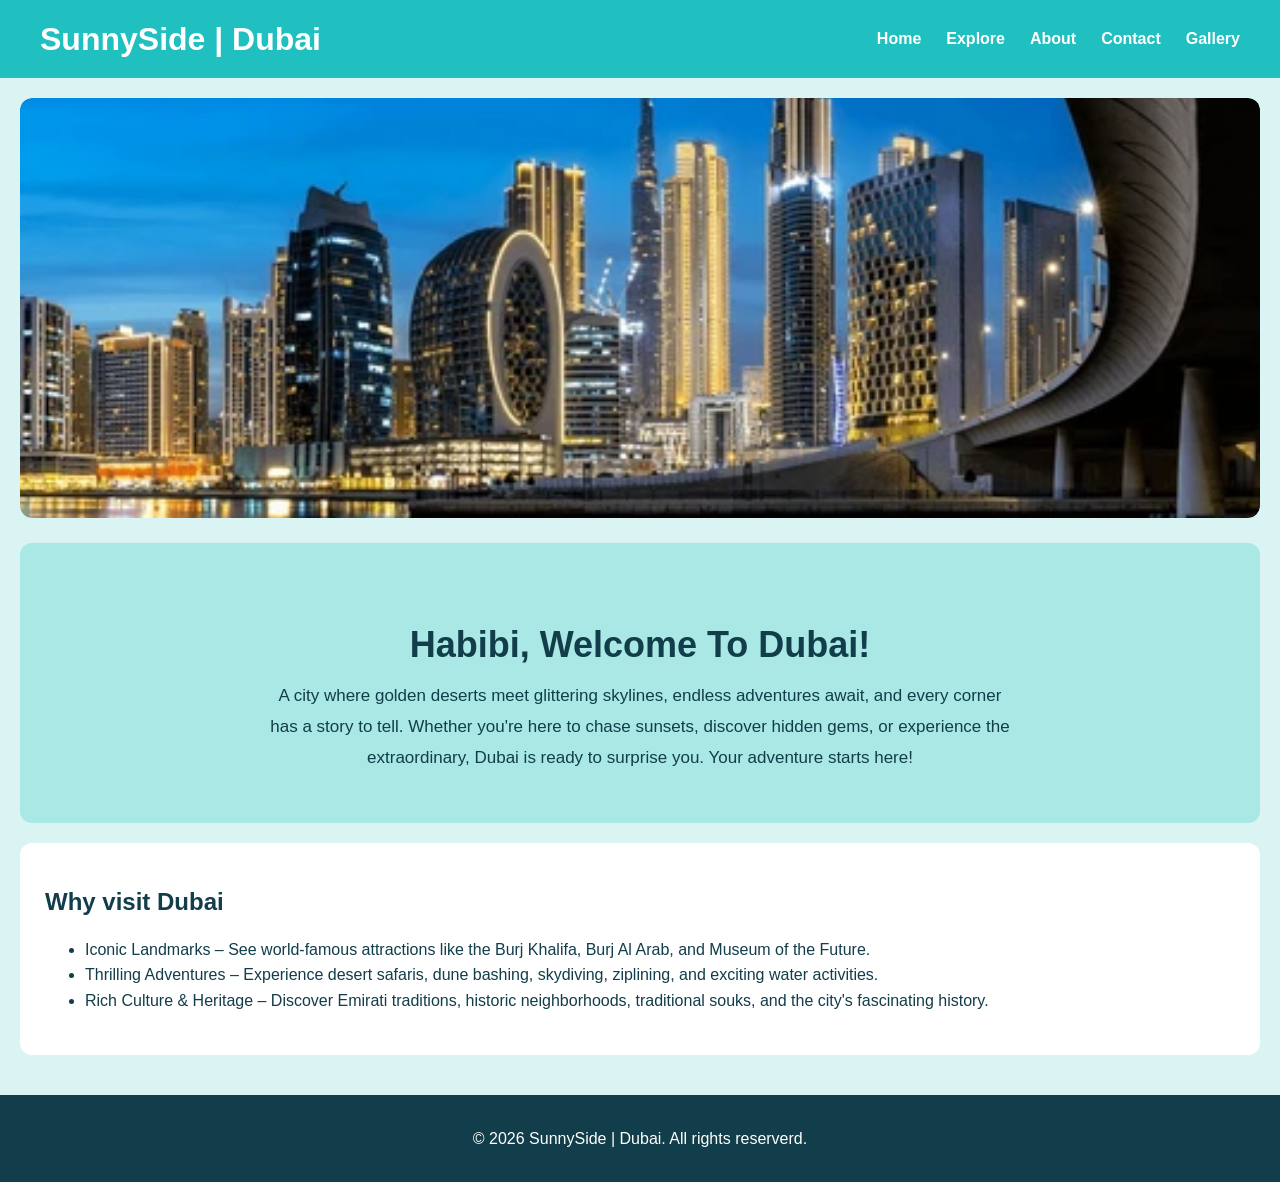
<file: index.html>
<!DOCTYPE html>
<html lang="en">

<head>
    <meta charset="UTF-8">
    <meta name="viewport" content="width=device-width, initial-scale=1.0">
    <title>SunnySide | Dubai</title>
    <link rel="stylesheet" href="css/style.css">
</head>

<body>

    <header>
        <h1>SunnySide | Dubai</h1>
        <nav>
            <a href="index.html">Home</a>
            <a href="explore.html">Explore</a>
            <a href="about.html">About</a>
            <a href="contact.html">Contact</a>
            <a href="gallery.html">Gallery</a>
        </nav>
    </header>

    <main>
        <section class="hero-banner">
            <img src="images/dubai-banner.jpeg" alt="Dubai Banner">
        </section>
        <section class="welcome">
            <h2> Habibi, Welcome To Dubai!</h2>
            <p>
                A city where golden deserts meet glittering skylines, endless adventures await, and every corner has a story to tell.
                 Whether you're here to chase sunsets, discover hidden gems, or experience the extraordinary, Dubai is ready to surprise you.
                  Your adventure starts here!
            </p>
        </section>
        <section class="Reason">
            <h2>Why visit Dubai</h2>
            
                <ul>
                    <li>
                        Iconic Landmarks – See world-famous attractions like the Burj Khalifa, Burj Al Arab, and Museum of the Future.
                    </li>
                    <li>
                        Thrilling Adventures – Experience desert safaris, dune bashing, skydiving, ziplining, and exciting water activities.
                    </li>
                    <li>
                        Rich Culture & Heritage – Discover Emirati traditions, historic neighborhoods, traditional souks, and the city's fascinating history.
                    </li>
                </ul>
        </section>
    </main>
    <footer>
        <p>&copy; 2026 SunnySide | Dubai. All rights reserverd.</p>
    </footer>
</body>
</html>
</file>
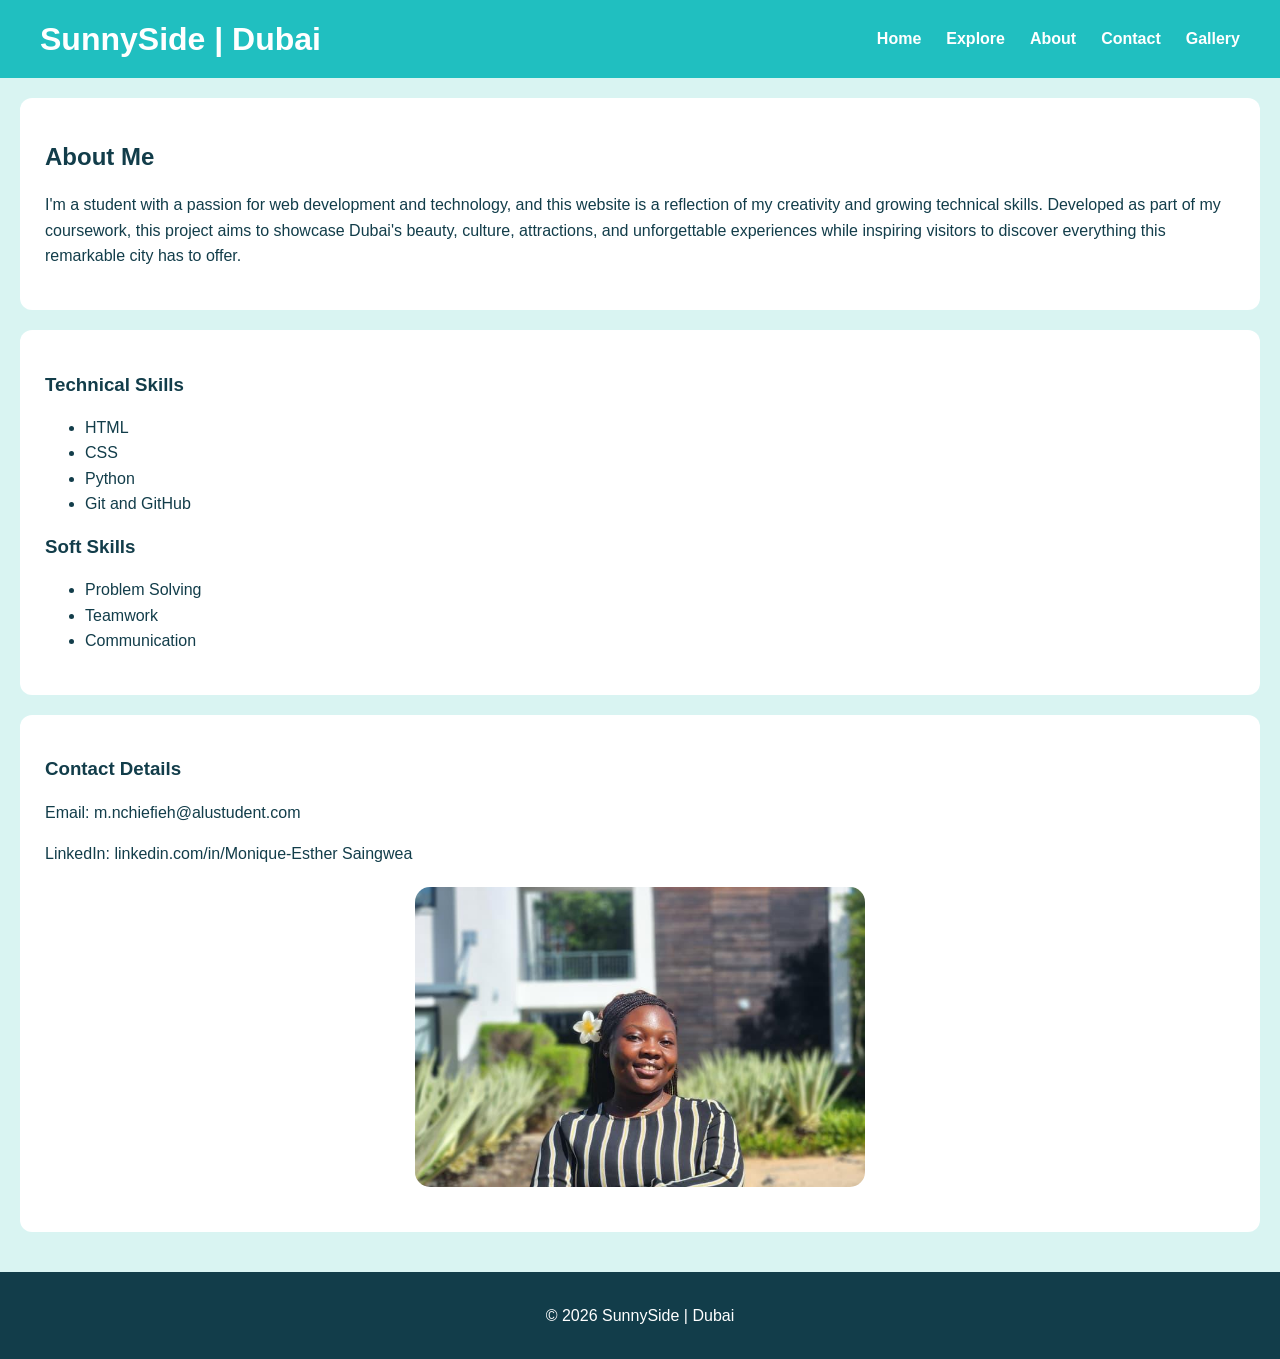
<file: about.html>
<!DOCTYPE html>
<html lang="en">
<head>
    <meta charset="UTF-8">
    <meta name="viewport" content="width=device-width, initial-scale=1.0">
            <title>About | Dubai</title>
            <link rel="stylesheet" href="css/style.css">
</head>
<body>
    <header>
        <h1>SunnySide | Dubai</h1>
        <nav>
            <a href="index.html">Home</a>
            <a href="explore.html">Explore</a>
            <a href="about.html">About</a>
            <a href="contact.html">Contact</a>
            <a href="gallery.html">Gallery</a>
        </nav>
    </header>
    <main>
        <section>
        <h2>About Me</h2>

<p>
    I'm a student with a passion for web development and technology, and this website is a reflection of my creativity and growing technical skills. Developed as part of my coursework, this project aims to showcase Dubai's beauty, culture, attractions, and unforgettable experiences while inspiring visitors to discover everything this remarkable city has to offer.
</p>
</section>
<section>
<h3>Technical Skills</h3>

<ul>
    <li>HTML</li>
    <li>CSS</li>
    <li>Python</li>
    <li>Git and GitHub</li>
</ul>
<h3>Soft Skills</h3>

<ul>
    <li>Problem Solving</li>
    <li>Teamwork</li>
    <li>Communication</li>
</ul>
</section>
<section>
<h3>Contact Details</h3>

<p>Email: m.nchiefieh@alustudent.com</p>

<p>LinkedIn: linkedin.com/in/Monique-Esther Saingwea</p>

<img class="about-image" src="images/profile.jpg" alt="Profile picture">
</section>
    </main>
   <footer>
    <p>&copy; 2026 SunnySide | Dubai</p>
</footer> 
</body>
</html>
</file>
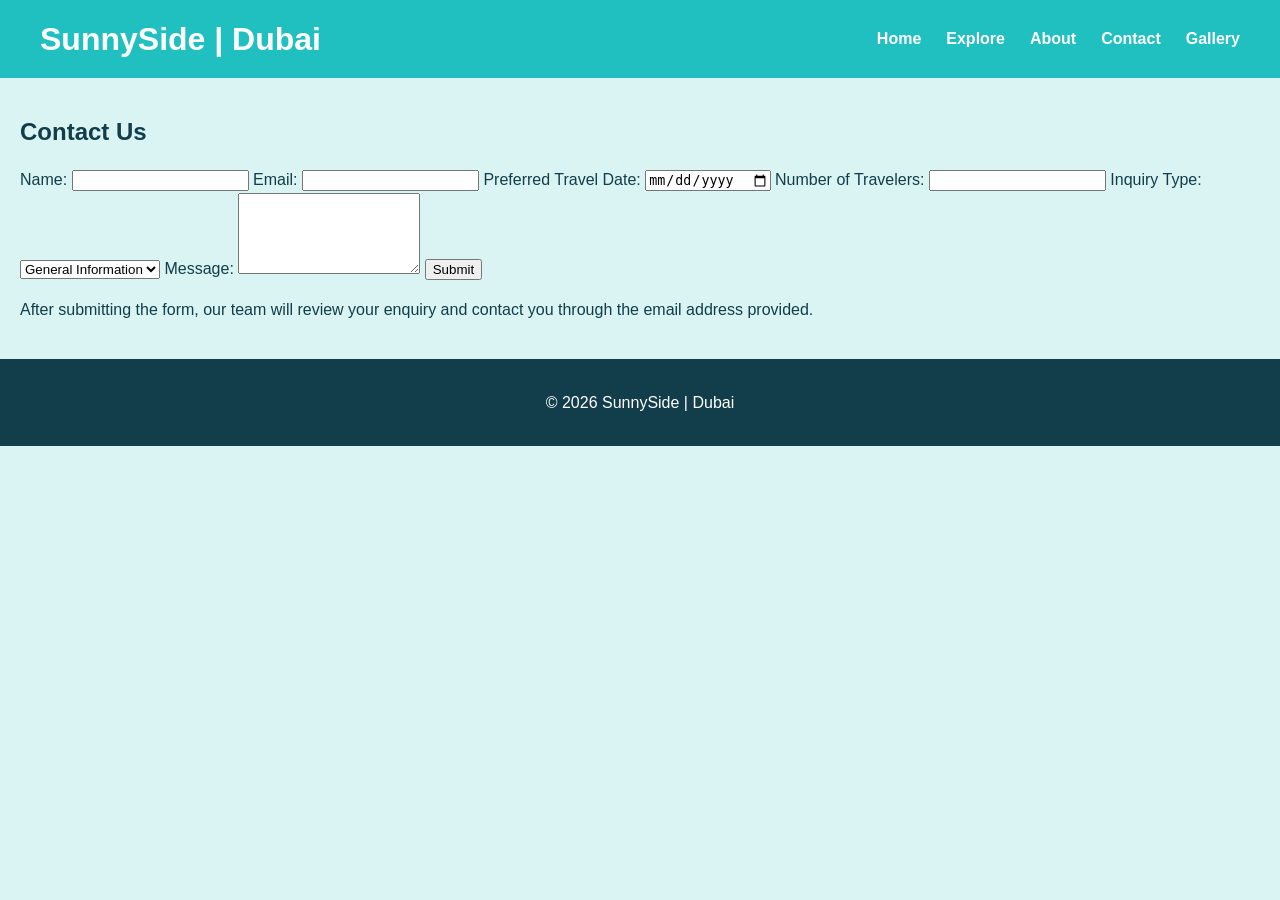
<file: contact.html>
<!DOCTYPE html>
<html lang="en">
<head>
    <meta charset="UTF-8">
    <meta name="viewport" content="width=device-width, initial-scale=1.0">
     <title>Contact | SunnySide | Dubai</title>
    <link rel="stylesheet" href="css/style.css">
</head>
<body>
      <header>
        <h1>SunnySide | Dubai</h1>
        <nav>
            <a href="index.html">Home</a>
            <a href="explore.html">Explore</a>
            <a href="about.html">About</a>
            <a href="contact.html">Contact</a>
            <a href="gallery.html">Gallery</a>
        </nav>
    </header>
    <main>
    <h2>Contact Us</h2>

    <form>
    <label for="name">Name:</label>
<input type="text" id="name" name="name" required>
    <label for="email">Email:</label>
<input type="email" id="email" name="email" required>
<label for="travel-date">Preferred Travel Date:</label>
<input type="date" id="travel-date" name="travel-date">
<label for="travelers">Number of Travelers:</label>
<input type="number" id="travelers" name="travelers" min="1">
<label for="inquiry">Inquiry Type:</label>

<select id="inquiry" name="inquiry">
    <option>General Information</option>
    <option>Accommodation</option>
    <option>Activities</option>
    <option>Transportation</option>
</select>
<label for="message">Message:</label>

<textarea id="message" name="message" rows="5" required></textarea>
<button type="submit">Submit</button>
    </form>
    <p>
    After submitting the form, our team will review your enquiry and
    contact you through the email address provided.
</p>

</main>
<footer>
    <p>&copy; 2026 SunnySide | Dubai</p>
</footer>
</body>
</html>
</file>
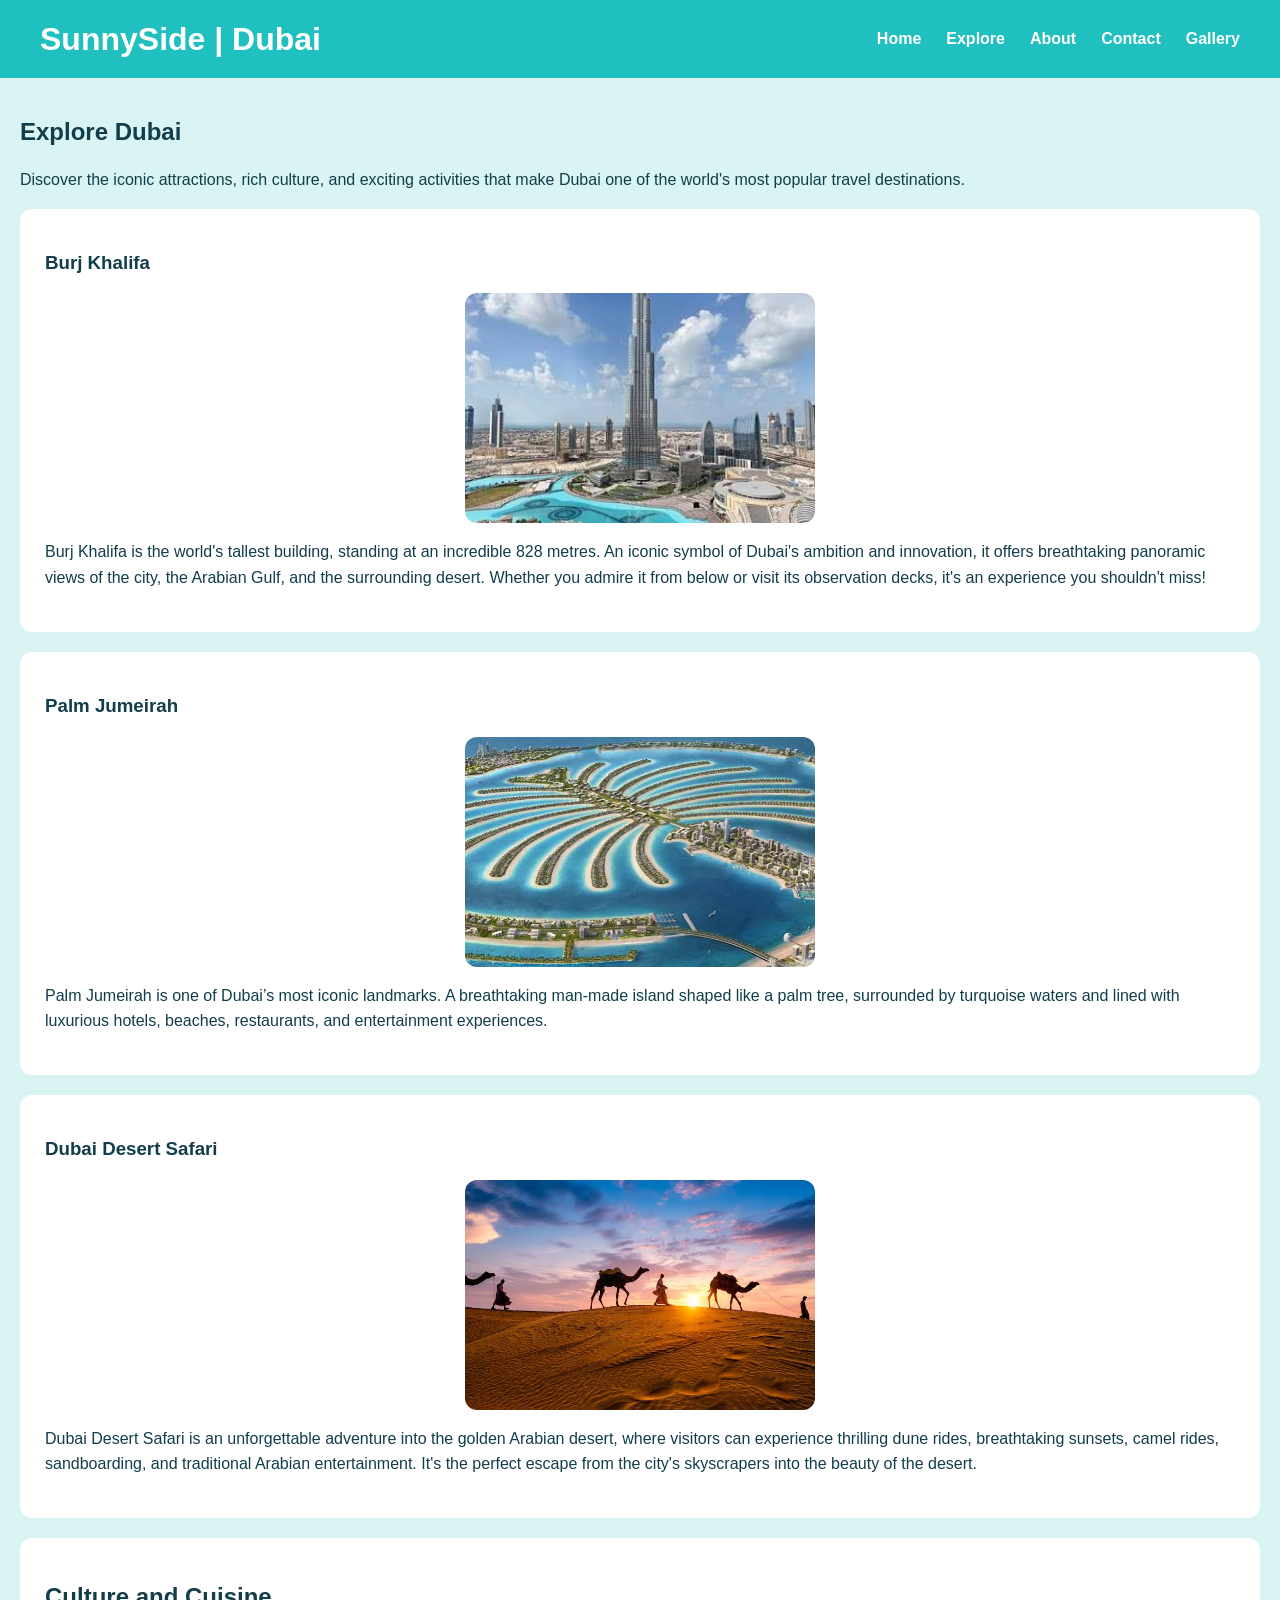
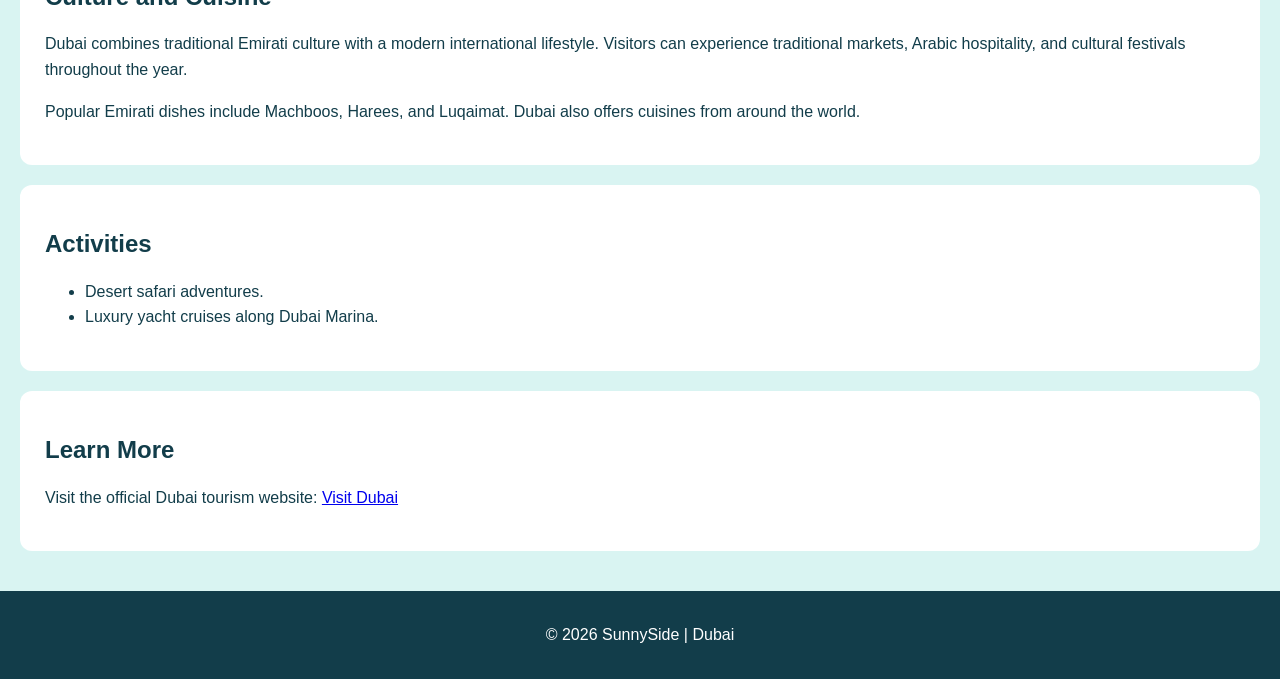
<file: explore.html>
<!DOCTYPE html>
<html lang="en">
<head>
    <meta charset="UTF-8">
    <meta name="viewport" content="width=device-width, initial-scale=1.0">
    <title>Explore Dubai | SunnySide</title>
    <link rel="stylesheet" href="css/style.css">
</head>
<body>
<header>
        <h1>SunnySide | Dubai</h1>
        <nav>
            <a href="index.html">Home</a>
            <a href="explore.html">Explore</a>
            <a href="about.html">About</a>
            <a href="contact.html">Contact</a>
            <a href="gallery.html">Gallery</a>
        </nav>
    </header>
    <main>
    <h2>Explore Dubai</h2>
    <p>
        Discover the iconic attractions, rich culture, and exciting activities
        that make Dubai one of the world's most popular travel destinations.
    </p>
    <section>
    <h3>Burj Khalifa</h3>

    <img class="explore-image" src="images/burj-khalifa.jpeg" alt="Burj Khalifa">

    <p>
        Burj Khalifa is the world's tallest building, standing at an incredible 828 metres.
         An iconic symbol of Dubai's ambition and innovation, it offers breathtaking panoramic views of the city, the Arabian Gulf, and the surrounding desert. 
        Whether you admire it from below or visit its observation decks, it's an experience you shouldn't miss!
    </p>
</section>  
<section>
    <h3>Palm Jumeirah</h3>
    <img class="explore-image" src="images/palm-jumeirah.jpeg" alt="Palm Jumeirah">
    <p>
        Palm Jumeirah is one of Dubai’s most iconic landmarks. 
        A breathtaking man-made island shaped like a palm tree, surrounded by turquoise waters and lined with luxurious hotels, beaches, restaurants, and entertainment experiences.
    </p>
</section>
<section>
    <h3>Dubai Desert Safari</h3>
    <img class="explore-image" src="images/dubai-desert-safari.jpeg" alt="Dubai Desert Safari">
    <p>
        Dubai Desert Safari is an unforgettable adventure into the golden Arabian desert,
         where visitors can experience thrilling dune rides, breathtaking sunsets, camel rides, sandboarding,
          and traditional Arabian entertainment. It's the perfect escape from the city's skyscrapers into the beauty of the desert.
    </p>
</section>
<section>
    <h2>Culture and Cuisine</h2>

    <p>
        Dubai combines traditional Emirati culture with a modern international
        lifestyle. Visitors can experience traditional markets, Arabic
        hospitality, and cultural festivals throughout the year.
    </p>

    <p>
        Popular Emirati dishes include Machboos, Harees, and Luqaimat. Dubai
        also offers cuisines from around the world.
    </p>
</section>
<section>
    <h2>Activities</h2>

    <ul>
        <li>Desert safari adventures.</li>
        <li>Luxury yacht cruises along Dubai Marina.</li>
    </ul>
</section>
<section>
    <h2>Learn More</h2>

    <p>
        Visit the official Dubai tourism website:
        <a href="https://www.visitdubai.com" target="_blank">Visit Dubai</a>
    </p>
</section>
</main>
<footer>
    <p>&copy; 2026 SunnySide | Dubai</p>
</footer>
</body>
</html>
</file>
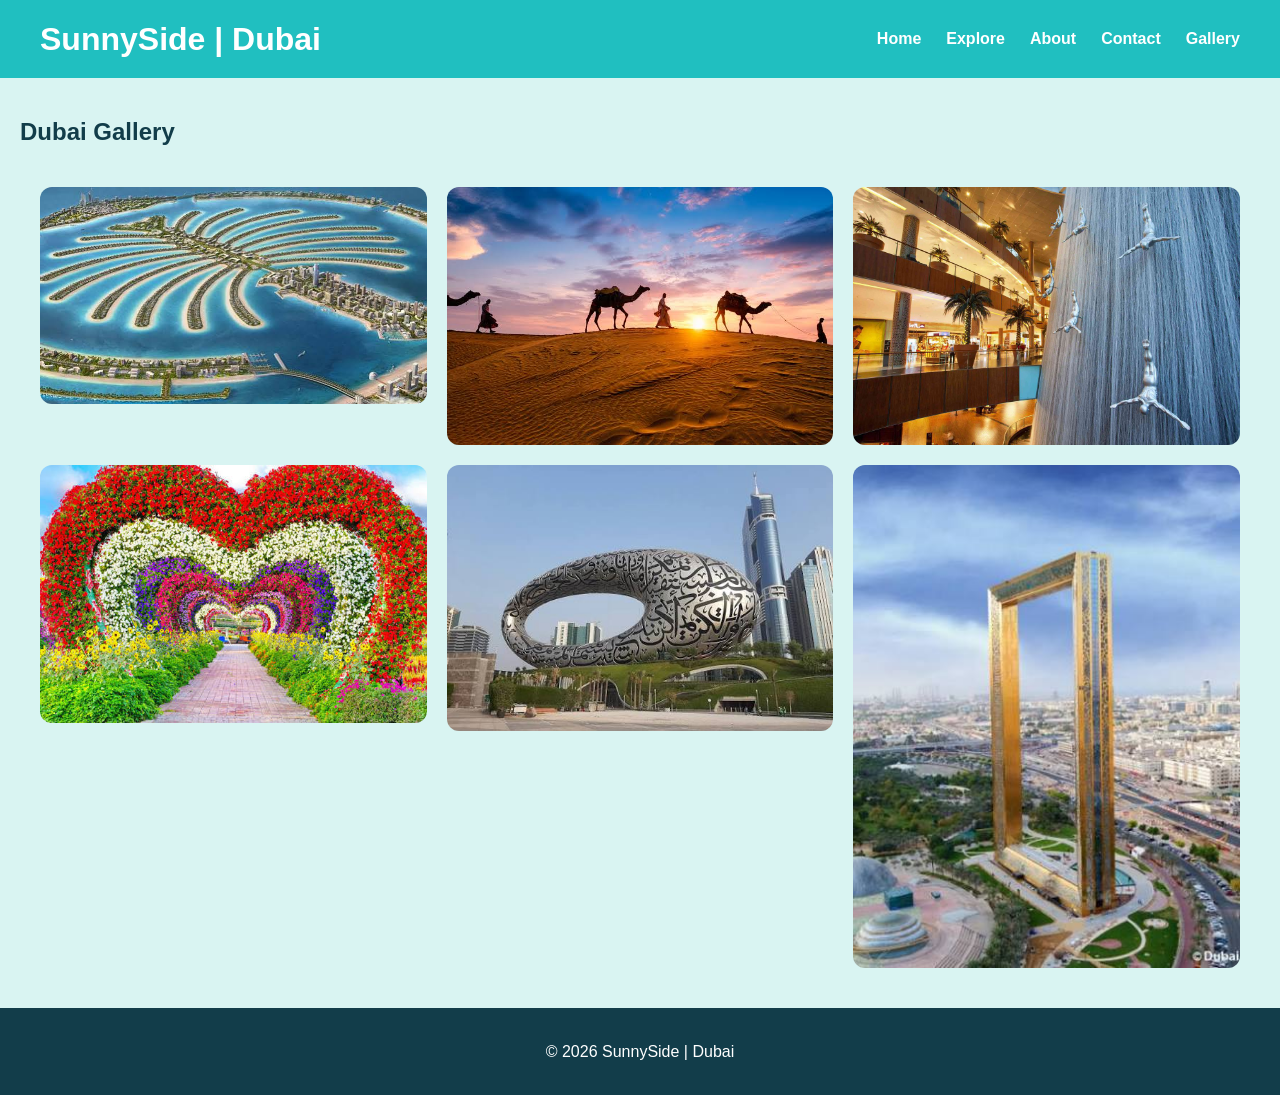
<file: gallery.html>
<!DOCTYPE html>
<html lang="en">
<head>
    <meta charset="UTF-8">
    <meta name="viewport" content="width=device-width, initial-scale=1.0">
     <title>Gallery | SunnySide | Dubai</title>
    <link rel="stylesheet" href="css/style.css">
</head>
<body>
      <header>
        <h1>SunnySide | Dubai</h1>
        <nav>
            <a href="index.html">Home</a>
            <a href="explore.html">Explore</a>
            <a href="about.html">About</a>
            <a href="contact.html">Contact</a>
            <a href="gallery.html">Gallery</a>
        </nav>
    </header>
    <main>
        <h2>Dubai Gallery</h2>
<div class="gallery">
<img src="images/palm-jumeirah.jpeg" alt="Palm Jumeirah">
<img src="images/dubai-desert-safari.jpeg" alt="Desert Safari">
<img src="images/dubai-mall.jpeg" alt="Dubai Mall">
<img src="images/miracle garden.jpeg" alt="Miracle Garden">
<img src="images/museum-of-the-future.jpeg" alt="Museum of the Future">
<img src="images/dubai-frame.jpeg" alt="Dubai frame">
    </div>
    </main>
<footer>
    <p>&copy; 2026 SunnySide | Dubai</p>
</footer>
</body>
</html>
</file>
<file: css/style.css>
/* 1. WEBSITE COLOURS */
:root {
    --turquoise: #20BFC0;
    --seafoam: #A9E8E5;
    --ocean-mist: #D9F4F2;
    --deep-ocean: #123D4A;
    --warm-sand: #FFF3D6;
    --white: #FFFFFF;
}

/* 2. GENERAL PAGE STYLING */
body {
    font-family: Arial, sans-serif;
    margin: 0;
    padding: 0;
    background-color: var(--ocean-mist);
    color: var(--deep-ocean);
    line-height: 1.6;
}

/* 3. HEADER */

header {
    background-color: var(--turquoise);
    color: var(--white);
    padding: 20px 40px;

    display: flex;
    justify-content: space-between;
    align-items: center;
}


header h1 {
    color: var(--white);
    margin: 0;
}

/* 4. NAVIGATION */

nav {
    display: flex;
    gap: 25px;
}

nav a {
    color: var(--white);
    text-decoration: none;
    font-weight: bold;
    transition: color 0.3s ease;
}

nav a:hover {
    color: var(--deep-ocean);
}


/* 5. MAIN CONTENT */
main {
    padding: 20px;
}

/* 6. IMAGES */
img {
    width: 100%;
    max-width: 800px;
    height: auto;
    display: block;
    margin: 0 auto;
    border-radius: 12px;
}

/* 7. SECTIONS */
section {
    background-color: var(--white);
    padding: 25px;
    margin-bottom: 20px;
    border-radius: 12px;
}

/* HERO BANNER */
.hero-banner {
    padding: 0;
    overflow: hidden;
    background-color: transparent;
}

.hero-banner img {
    width: 100%;
    max-width: none;
    height: 420px;
    object-fit: cover;
    border-radius: 12px;
}


/* 8. HEADINGS */
h1, h2, h3 {
    color: var(--deep-ocean);
    line-height: 1.2;
}

/* 9. FOOTER */
footer {
    background-color: var(--deep-ocean);
    color: var(--white);
    text-align: center;
    padding: 15px;
}

/* WELCOME SECTION */
.welcome {
    background-color: var(--seafoam);
    text-align: center;
    padding: 50px 30px;
    margin-top: 25px;
}

.welcome h2 {
    color: var(--deep-ocean);
    font-size: 36px;
    margin-bottom: 15px;
}

.welcome p {
    max-width: 750px;
    margin: 0 auto;
    font-size: 17px;
    line-height: 1.8;
}

/* WHY VISIT DUBAI SECTION */
.reasons {
    background-color: var(--white);
    padding: 40px;
}

.reasons h2 {
    text-align: center;
    font-size: 30px;
    color: var(--deep-ocean);
    margin-bottom: 25px;
}

.reasons ul {
    max-width: 850px;
    margin: 0 auto;
    padding-left: 25px;
}

.reasons li {
    margin-bottom: 18px;
    font-size: 16px;
    line-height: 1.8;
}

/* RESPONSIVE DESIGN */
@media (max-width: 768px) {

    header {
        flex-direction: column;
        gap: 15px;
        padding: 20px;
    }

    nav {
        flex-wrap: wrap;
        justify-content: center;
        gap: 12px;
    }

    main {
        padding: 12px;
    }

    .hero-banner img {
        height: 260px;
    }

    .welcome {
        padding: 35px 20px;
    }

    .welcome h2 {
        font-size: 28px;
    }

    .reasons {
        padding: 25px 15px;
    }

}
/* EXPLORE PAGE IMAGES */
.explore-image {
    width: 100%;
    max-width: 350px;
    height: 230px;
    object-fit: cover;
    border-radius: 12px;
    display: block;
    margin: 15px auto;
}
/* ABOUT PAGE IMAGE */
.about-image {
    width: 100%;
    max-width: 450px;
    height: 300px;
    object-fit: cover;
    border-radius: 15px;
    display: block;
    margin: 20px auto;
}
/* CONTACT PAGE FORM */
.contact-form {
    display: flex;
    flex-direction: column;
    max-width: 600px;
    margin: 0 auto;
}

.form-group {
    display: flex;
    flex-direction: column;
    margin-bottom: 15px;
}
/* GALLERY PAGE */
.gallery {
    display: grid;
    grid-template-columns: repeat(3, 1fr);
    gap: 20px;
    padding: 20px;
.gallery img {
    width: 100%;
    height: 220px;
    object-fit: cover;
    border-radius: 10px;
}
</file>
